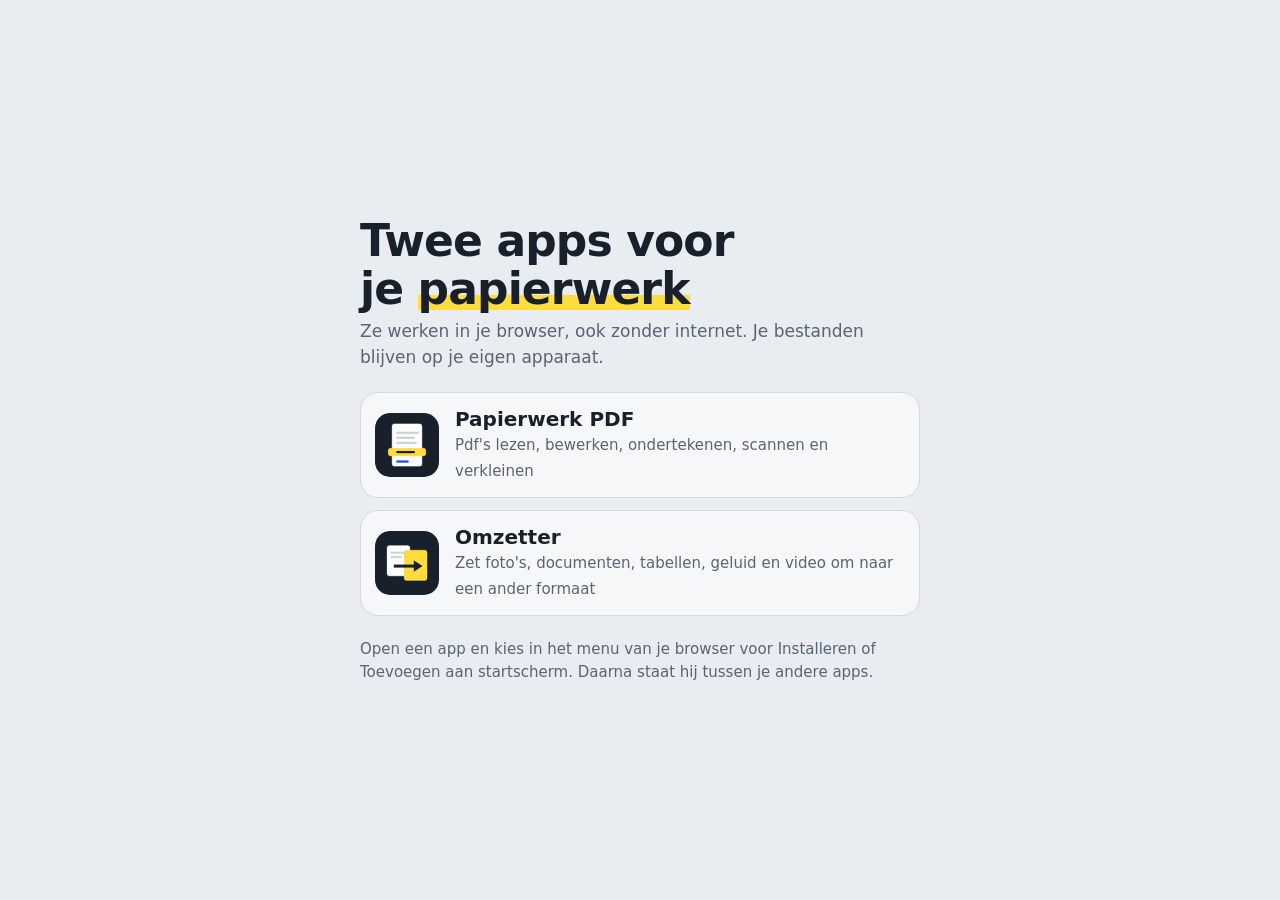
<file: index.html>
<!doctype html>
<html lang="nl">
<head>
<meta charset="utf-8">
<meta name="viewport" content="width=device-width, initial-scale=1, viewport-fit=cover">
<title>Apps</title>
<meta name="theme-color" content="#E9ECF1">
<style>
  :root { --desk: #E9ECF1; --panel: #F6F7F9; --ink: #17202B; --muted: #5A6472; --line: #D5DAE2; --accent: #1F4FD1; --mark: #FFDD3C; }
  @media (prefers-color-scheme: dark) { :root { --desk: #12161C; --panel: #1B212A; --ink: #EEF1F5; --muted: #A3ADBA; --line: #2E3642; --accent: #8FB0FF; } }
  * { box-sizing: border-box; }
  body { margin: 0; min-height: 100dvh; background: var(--desk); color: var(--ink); font: 17px/1.5 system-ui, -apple-system, "Segoe UI", Roboto, sans-serif; display: grid; place-items: center; padding: 24px max(20px, env(safe-area-inset-left)) calc(24px + env(safe-area-inset-bottom)); }
  main { width: min(560px, 100%); }
  h1 { font-size: clamp(30px, 8vw, 44px); line-height: 1.1; margin: 0 0 6px; letter-spacing: -0.02em; text-wrap: balance; }
  h1 span { background: linear-gradient(transparent 62%, var(--mark) 62%, var(--mark) 92%, transparent 92%); color: inherit; }
  p { margin: 0 0 22px; color: var(--muted); }
  ul { list-style: none; margin: 0; padding: 0; display: grid; gap: 12px; }
  a { display: grid; grid-template-columns: 64px 1fr; gap: 16px; align-items: center; padding: 14px; background: var(--panel); border: 1px solid var(--line); border-radius: 18px; color: inherit; text-decoration: none; }
  a:hover, a:focus-visible { border-color: var(--accent); outline: none; box-shadow: 0 0 0 3px color-mix(in srgb, var(--accent) 25%, transparent); }
  img { width: 64px; height: 64px; border-radius: 15px; display: block; }
  b { display: block; font-size: 20px; line-height: 1.25; }
  small { color: var(--muted); font-size: 15px; }
  .tip { margin: 22px 0 0; font-size: 15px; }
</style>
</head>
<body>
<main>
  <h1>Twee apps voor je <span>papierwerk</span></h1>
  <p>Ze werken in je browser, ook zonder internet. Je bestanden blijven op je eigen apparaat.</p>
  <ul>
    <li><a href="papierwerk/"><img src="papierwerk/icons/icon-192.png" alt="" width="64" height="64"><span><b>Papierwerk PDF</b><small>Pdf's lezen, bewerken, ondertekenen, scannen en verkleinen</small></span></a></li>
    <li><a href="omzetter/"><img src="omzetter/icons/icon-192.png" alt="" width="64" height="64"><span><b>Omzetter</b><small>Zet foto's, documenten, tabellen, geluid en video om naar een ander formaat</small></span></a></li>
  </ul>
  <p class="tip">Open een app en kies in het menu van je browser voor Installeren of Toevoegen aan startscherm. Daarna staat hij tussen je andere apps.</p>
</main>
</body>
</html>
</file>
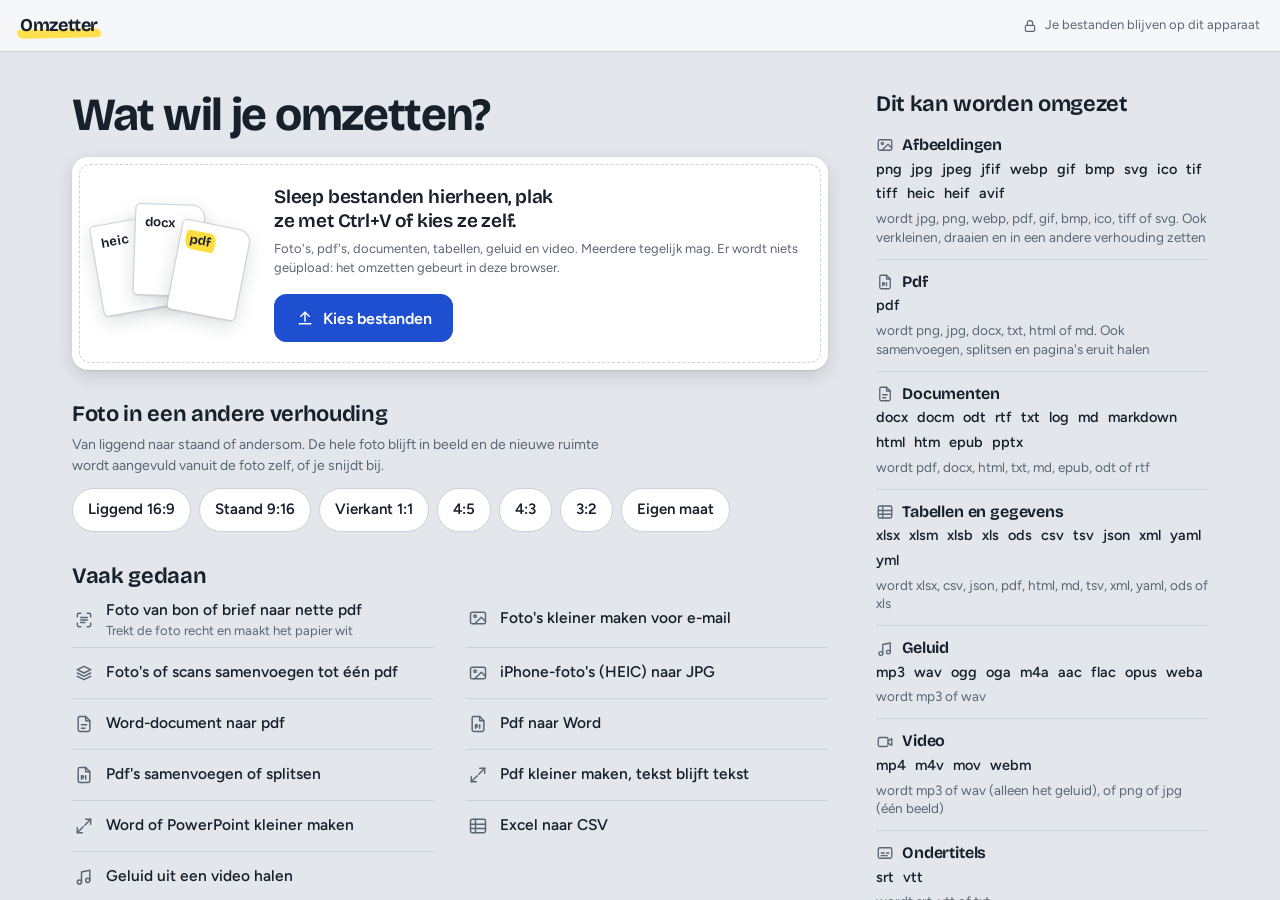
<file: omzetter/index.html>
<!DOCTYPE html>
<html lang="nl">
<head>
<meta charset="utf-8">
<meta name="viewport" content="width=device-width, initial-scale=1">
<meta name="color-scheme" content="light dark">
<title>Omzetter</title>
<link rel="manifest" href="manifest.webmanifest">
<meta name="theme-color" content="#17202B">
<link rel="icon" href="icons/icon-192.png">
<link rel="apple-touch-icon" href="icons/icon-180.png">

<link rel="icon" href="data:,">
<!-- media="print" tot het geladen is: zo wacht de app niet op de lettertypen als het netwerk traag is (overview.js zet het op "all") -->
<link id="fontLink" href="https://fonts.googleapis.com/css2?family=Bricolage+Grotesque:opsz,wght@12..96,500..800&family=Figtree:wght@400..700&display=swap" rel="stylesheet" media="print">
<link rel="stylesheet" href="base.css">
<link rel="stylesheet" href="app.css">
</head>
<body>

<header class="top">
  <span class="wordmark">Omzetter</span>
  <p class="top-note" id="topNote">
    <svg viewBox="0 0 24 24" fill="none" stroke="currentColor" stroke-width="1.75" stroke-linecap="round" stroke-linejoin="round" aria-hidden="true"><rect x="5" y="11" width="14" height="9" rx="2"/><path d="M8 11V8a4 4 0 0 1 8 0v3"/></svg>
    <span>Je bestanden blijven op dit apparaat</span>
  </p>
</header>

<main class="scroll" id="scroll">
  <div class="wrap" id="wrap">

    <section class="work" aria-label="Omzetten">
      <h1 id="pageTitle">Wat wil je omzetten?</h1>

      <div class="drop" id="drop">
        <div class="drop-art" aria-hidden="true">
          <span class="slip slip-a"><i>heic</i></span>
          <span class="slip slip-b"><i>docx</i></span>
          <span class="slip slip-c"><i>pdf</i></span>
        </div>
        <div class="drop-text">
          <p class="drop-lead" id="dropLead">Sleep bestanden hierheen, plak ze met Ctrl+V of kies ze zelf.</p>
          <p class="hint">Foto's, pdf's, documenten, tabellen, geluid en video. Meerdere tegelijk mag. Er wordt niets geüpload: het omzetten gebeurt in deze browser.</p>
          <div class="drop-actions">
            <button class="btn btn-primary btn-big" id="pick" type="button">
              <svg viewBox="0 0 24 24" fill="none" stroke="currentColor" stroke-width="1.75" stroke-linecap="round" stroke-linejoin="round" aria-hidden="true"><path d="M12 16V5"/><path d="M7 10l5-5 5 5"/><path d="M5 19h14"/></svg>
              Kies bestanden
            </button>
          </div>
        </div>
        <input type="file" id="fileInput" multiple hidden>
      </div>

      <div class="ratios" id="ratios">
        <h2 id="ratiosTitle">Foto in een andere verhouding</h2>
        <p class="hint">Van liggend naar staand of andersom. De hele foto blijft in beeld en de nieuwe ruimte wordt aangevuld vanuit de foto zelf, of je snijdt bij.</p>
        <div class="chips" id="ratioList" role="group" aria-labelledby="ratiosTitle"></div>
      </div>

      <div class="recipes" id="recipes">
        <h2 id="recipesTitle">Vaak gedaan</h2>
        <ul id="recipeList" aria-labelledby="recipesTitle"></ul>
      </div>

      <div id="groups" class="groups" aria-live="polite"></div>
    </section>

    <aside class="formats" id="formats" aria-labelledby="formatsTitle">
      <h2 id="formatsTitle">Dit kan worden omgezet</h2>
      <div id="formatList" class="format-list"></div>
      <p class="hint formats-foot" id="formatsFoot"></p>
      <p class="hint sibling">Een pdf bewerken, invullen of ondertekenen doe je in <a href="../papierwerk/">Papierwerk PDF</a>.</p>
    </aside>

  </div>
</main>

<footer class="dock" id="dock" hidden>
  <div class="dock-in">
    <div class="dock-status" id="dockStatus" aria-live="polite"></div>
    <div class="dock-actions">
      <button class="btn btn-quiet" id="clearAll" type="button">Wis alles</button>
      <button class="btn" id="saveAll" type="button" hidden>
        <svg viewBox="0 0 24 24" fill="none" stroke="currentColor" stroke-width="1.75" stroke-linecap="round" stroke-linejoin="round" aria-hidden="true"><path d="M12 4v11"/><path d="M7 11l5 5 5-5"/><path d="M5 20h14"/></svg>
        <span>Alles opslaan (zip)</span>
      </button>
      <button class="btn btn-primary btn-big" id="go" type="button">Zet om</button>
    </div>
  </div>
</footer>

<div class="dragveil" id="dragveil" hidden><div class="dragveil-card">Laat los om toe te voegen</div></div>
<div class="scrim" id="scrim" hidden>
  <div class="sheet" role="dialog" aria-modal="true" aria-labelledby="sheetTitle">
    <div class="sheet-head">
      <h2 id="sheetTitle">Voorbeeld</h2>
      <button class="icon-btn" id="sheetClose" type="button" aria-label="Sluit voorbeeld">
        <svg viewBox="0 0 24 24" fill="none" stroke="currentColor" stroke-width="1.75" stroke-linecap="round" stroke-linejoin="round" aria-hidden="true"><path d="M6 6l12 12"/><path d="M18 6L6 18"/></svg>
      </button>
    </div>
    <div class="sheet-body" id="sheetBody"></div>
    <div class="sheet-foot" id="sheetFoot"></div>
  </div>
</div>
<div class="toasts" id="toasts" role="status" aria-live="polite"></div>

<script src="pwa.js"></script>
<script src="js/util.js"></script>
<script src="js/formats.js"></script>
<script src="js/overview.js"></script>
<script src="lib/jszip.min.js" defer></script>
<script src="lib/pako.min.js" defer></script>
<script src="lib/utif.js" defer></script>
<script src="lib/gifenc.js" defer></script>
<script src="lib/pdf.min.js" defer></script>
<script src="lib/pdf-lib.min.js" defer></script>
<script src="lib/xlsx.full.min.js" defer></script>
<script src="lib/js-yaml.min.js" defer></script>
<script src="lib/marked.min.js" defer></script>
<script src="lib/turndown.js" defer></script>
<script src="lib/mammoth.browser.min.js" defer></script>
<script src="lib/lame.min.js" defer></script>
<script src="lib/heic2any.min.js" defer></script>
<script src="js/docmodel.js" defer></script>
<script src="js/docpdf.js" defer></script>
<script src="js/docout.js" defer></script>
<script src="js/reframe.js" defer></script>
<script src="js/conv-image.js" defer></script>
<script src="js/conv-pdf.js" defer></script>
<script src="js/conv-doc.js" defer></script>
<script src="js/conv-data.js" defer></script>
<script src="js/conv-media.js" defer></script>
<script src="js/conv-misc.js" defer></script>
<script src="js/conv-klein.js" defer></script>
<script src="js/rechtzetter.js" defer></script>
<script src="js/ui.js" defer></script>
</body>
</html>
</file>
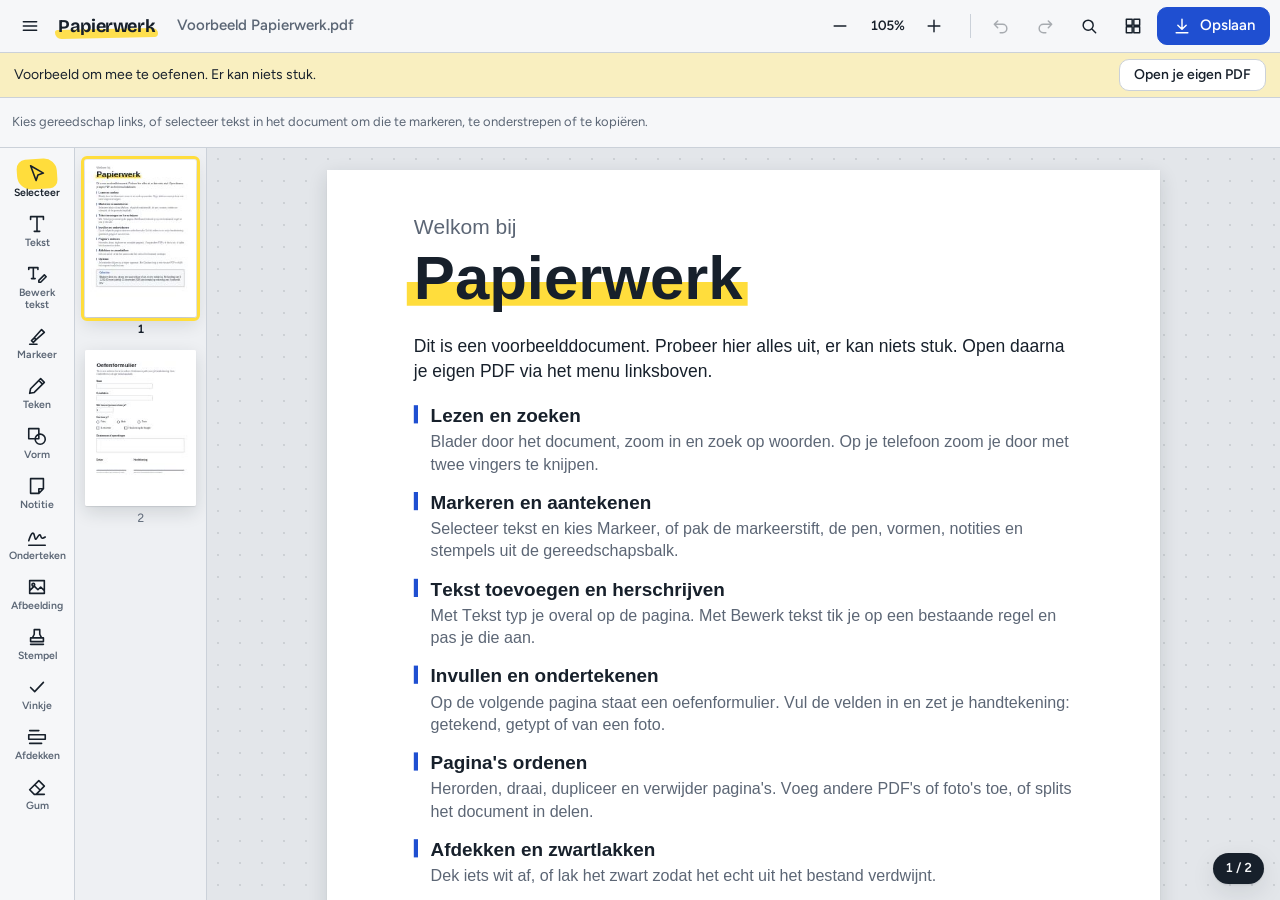
<file: papierwerk/index.html>
<!DOCTYPE html>
<html lang="nl">
<head>
<meta charset="utf-8">
<meta name="viewport" content="width=device-width, initial-scale=1, maximum-scale=1">
<title>Papierwerk PDF</title>
<link rel="manifest" href="manifest.webmanifest">
<meta name="theme-color" content="#17202B">
<link rel="icon" href="icons/icon-192.png">
<link rel="apple-touch-icon" href="icons/icon-180.png">

<link rel="preconnect" href="https://fonts.googleapis.com">
<link rel="preconnect" href="https://fonts.gstatic.com" crossorigin>
<link href="https://fonts.googleapis.com/css2?family=Bricolage+Grotesque:opsz,wght@12..96,500..800&family=Figtree:wght@400..700&family=Caveat:wght@500&family=Dancing+Script:wght@500&display=swap" rel="stylesheet" media="print" id="fontLink">
<script>(function () { var fl = document.getElementById("fontLink"); function on() { fl.media = "all"; } if (fl.sheet) on(); else fl.addEventListener("load", on); })();</script>
<link rel="stylesheet" href="base.css">
<style>
/* Indeling: desktop = balk boven, optiestrook, gereedschap links, miniaturen, papier.
   Telefoon = balk boven, papier, optiestrook, gereedschap onderaan. */
#app { height: 100%; display: grid; grid-template: "top top top" auto "strip strip strip" auto "dock thumbs view" minmax(0, 1fr) / auto auto minmax(0, 1fr); }
#top { grid-area: top; background: var(--panel); border-bottom: 1px solid var(--line); min-width: 0; }
#topbar { display: flex; align-items: center; gap: 4px; padding: 6px 10px; min-height: 52px; }
#topbar .wordmark { margin: 0 10px 0 4px; }
#docName { border: 0; background: transparent; padding: 6px 8px; border-radius: var(--r-s); max-width: 34ch; overflow: hidden; text-overflow: ellipsis; white-space: nowrap; color: var(--muted); font-weight: 550; cursor: pointer; min-width: 0; flex: 0 1 auto; }
#docName:hover { background: color-mix(in srgb, var(--ink) 8%, transparent); color: var(--ink); }
.spacer { flex: 1 1 0; min-width: 4px; }
.zoomgroup { display: flex; align-items: center; gap: 0; margin-right: 6px; }
#zoomPct { min-width: 54px; text-align: center; font-variant-numeric: tabular-nums; font-weight: 600; font-size: 13.5px; border: 0; background: transparent; cursor: pointer; padding: 8px 2px; border-radius: var(--r-s); }
.sep { width: 1px; height: 24px; background: var(--line); margin: 0 6px; flex: none; }
#searchbar { display: flex; align-items: center; gap: 6px; padding: 0 10px 8px; }
#searchbar .input { max-width: 360px; }
#searchCount { font-size: 13px; color: var(--muted); font-variant-numeric: tabular-nums; min-width: 56px; }
#banner { display: flex; align-items: center; justify-content: space-between; gap: 10px; padding: 6px 14px; background: color-mix(in srgb, var(--mark) 30%, var(--panel)); font-size: 14px; border-top: 1px solid var(--line); }
#banner .btn { min-height: 32px; }

#strip { grid-area: strip; display: flex; align-items: center; gap: 12px; padding: 6px 12px; background: var(--panel); border-bottom: 1px solid var(--line); overflow-x: auto; min-height: 50px; scrollbar-width: none; }
#strip::-webkit-scrollbar { display: none; }
#strip > * { flex: none; }
#strip .hint { white-space: nowrap; }
.sw-row { display: flex; gap: 7px; align-items: center; }
.sw { width: 26px; height: 26px; border-radius: 50%; border: 2px solid var(--panel); box-shadow: 0 0 0 1px var(--line); cursor: pointer; padding: 0; }
.sw[aria-pressed="true"] { box-shadow: 0 0 0 2px var(--ink); }
.sw-custom { width: 30px; height: 30px; padding: 0; border: 0; background: none; cursor: pointer; }
.mini { display: flex; align-items: center; gap: 6px; font-size: 13px; color: var(--muted); font-weight: 550; }
.mini select, .mini input[type="number"], .mini input[type="text"] { min-height: 34px; border: 1px solid var(--line); border-radius: var(--r-s); background: var(--raised); padding: 2px 6px; font-size: 16px; color: var(--ink); }
.mini input[type="number"] { width: 64px; }
.mini input[type="range"] { width: 96px; accent-color: var(--accent); }

#dock { grid-area: dock; display: flex; flex-direction: column; gap: 2px; padding: 8px 5px; background: var(--panel); border-right: 1px solid var(--line); overflow-y: auto; scrollbar-width: none; }
#dock::-webkit-scrollbar { display: none; }
.tool { position: relative; isolation: isolate; display: grid; justify-items: center; gap: 2px; width: 64px; padding: 7px 2px 5px; border: 0; background: transparent; border-radius: var(--r-m); font-size: 10.5px; line-height: 1.15; font-weight: 600; color: var(--muted); cursor: pointer; flex: none; }
.tool svg { width: 22px; height: 22px; color: var(--ink); }
.tool:hover { background: color-mix(in srgb, var(--ink) 7%, transparent); }
.tool[aria-pressed="true"] { color: var(--ink); background: transparent; }
.tool[aria-pressed="true"]::before { content: ""; position: absolute; left: 12px; right: 12px; top: 3px; height: 30px; background: var(--mark); border-radius: 9px 13px 8px 14px; transform: rotate(-4deg); z-index: -1; }
.tool[aria-pressed="true"] svg { color: var(--on-mark); }

#thumbs { grid-area: thumbs; width: 132px; overflow-y: auto; padding: 12px 10px; display: grid; gap: 12px; align-content: start; background: color-mix(in srgb, var(--panel) 60%, var(--desk)); border-right: 1px solid var(--line); }
.thumb { display: grid; gap: 4px; justify-items: center; border: 0; background: transparent; padding: 0; cursor: pointer; font-size: 12px; color: var(--muted); font-variant-numeric: tabular-nums; }
.thumb img, .thumb .ph { width: 100%; background: #fff; box-shadow: var(--paper-shadow); display: block; border-radius: 2px; }
.thumb .ph { aspect-ratio: 210/297; }
.thumb[aria-current="true"] img, .thumb[aria-current="true"] .ph { outline: 3px solid var(--mark); outline-offset: 1px; }
.thumb[aria-current="true"] { color: var(--ink); font-weight: 650; }

#viewwrap { grid-area: view; position: relative; min-width: 0; min-height: 0; }
#viewer { position: absolute; inset: 0; overflow: auto; touch-action: pan-x pan-y; background-color: var(--desk); background-image: radial-gradient(color-mix(in srgb, var(--ink) 11%, transparent) 1px, transparent 1.4px); background-size: 22px 22px; }
#pages { display: flex; flex-direction: column; align-items: center; gap: 18px; padding: 22px 20px 90px; width: max-content; min-width: 100%; transform-origin: 0 0; }
.page { position: relative; background: #fff; box-shadow: var(--paper-shadow); flex: none; }
.page canvas { display: block; width: 100%; height: 100%; }
.page svg.annots { position: absolute; inset: 0; width: 100%; height: 100%; overflow: visible; pointer-events: none; }
.page svg.annots .a { pointer-events: all; cursor: move; touch-action: none; }
body.drawing .page svg.annots { pointer-events: all; touch-action: none; cursor: crosshair; }
body.drawing .page svg.annots .a { cursor: crosshair; }
body.drawing:not(.tool-eraser) .page svg.annots .a * { pointer-events: none !important; }
body.tool-eraser .page svg.annots .a { cursor: pointer; }
.page svg.annots .fx, .page svg.annots .hits { pointer-events: none; }
.page svg.annots .handle { pointer-events: all; cursor: nwse-resize; touch-action: none; fill: #fff; stroke: #1F4FD1; }
.page svg.annots .selbox { fill: none; stroke: #1F4FD1; stroke-dasharray: 4 3; pointer-events: none; }
.pageno { position: absolute; left: 0; top: -17px; font-size: 11px; color: var(--muted); font-variant-numeric: tabular-nums; pointer-events: none; }
#pill { position: absolute; right: 16px; bottom: 16px; background: var(--ink); color: var(--panel); padding: 6px 12px; border-radius: 999px; font-size: 13px; font-weight: 600; font-variant-numeric: tabular-nums; box-shadow: var(--shadow); border: 0; cursor: pointer; z-index: 5; }

/* tekstlaag van pdf.js */
.textLayer { position: absolute; left: 0; top: 0; overflow: hidden; line-height: 1; text-align: initial; transform-origin: 0 0; -webkit-text-size-adjust: none; text-size-adjust: none; forced-color-adjust: none; }
.textLayer span, .textLayer br { color: transparent; position: absolute; white-space: pre; cursor: text; transform-origin: 0% 0%; }
.textLayer ::selection { background: rgba(31,79,209,.28); }
.textLayer[data-main-rotation="90"] { transform: rotate(90deg) translateY(-100%); }
.textLayer[data-main-rotation="180"] { transform: rotate(180deg) translate(-100%, -100%); }
.textLayer[data-main-rotation="270"] { transform: rotate(270deg) translateX(-100%); }
body.drawing .textLayer, body.drawing .formLayer { pointer-events: none; }

/* invulvelden */
.formLayer { position: absolute; inset: 0; pointer-events: none; }
.formLayer .ff { position: absolute; pointer-events: auto; margin: 0; border: 0; border-radius: 2px; padding: 0 3px; background: rgba(31,79,209,.10); color: transparent; font-family: Helvetica, Arial, sans-serif; outline-offset: 0; }
.formLayer .ff:hover { background: rgba(31,79,209,.18); }
.formLayer .ff.on, .formLayer .ff:focus { background: #F4F7FF; color: #111; box-shadow: inset 0 0 0 1px #B9C4DA; }
.formLayer textarea.ff { resize: none; padding: 2px 3px; line-height: 1.2; }
.formLayer .ff.cb { padding: 0; appearance: none; -webkit-appearance: none; cursor: pointer; }
.formLayer .ff.cb.on { background: #F4F7FF; }
.formLayer .ff.cb.on:checked { background: #F4F7FF url("data:image/svg+xml,%3Csvg xmlns='http://www.w3.org/2000/svg' viewBox='0 0 24 24' fill='none' stroke='%23111' stroke-width='3.2' stroke-linecap='round' stroke-linejoin='round'%3E%3Cpath d='M5 12.5l4.5 4.5L19 7'/%3E%3C/svg%3E") center/86% no-repeat; }
.formLayer .ff.rb { border-radius: 50%; }
.formLayer .ff.rb.on:checked { background: #F4F7FF radial-gradient(circle, #111 0 38%, transparent 42%); }

.text-edit { position: absolute; z-index: 6; margin: 0; padding: 0; border: 0; outline: 1.5px dashed #1F4FD1; outline-offset: 2px; background: rgba(255,255,255,.72); resize: none; overflow: hidden; line-height: 1.25; white-space: pre-wrap; overflow-wrap: break-word; transform-origin: 50% 50%; }

/* Pagina's ordenen */
#organizer { position: fixed; inset: 0; z-index: 60; background: var(--desk); display: grid; grid-template-rows: auto auto minmax(0, 1fr); }
.org-head { display: flex; align-items: center; gap: 8px; padding: 8px 10px 8px 18px; background: var(--panel); border-bottom: 1px solid var(--line); }
.org-head h2 { font-size: 19px; flex: 1; }
.org-actions { display: flex; gap: 8px; padding: 8px 12px; overflow-x: auto; background: var(--panel); border-bottom: 1px solid var(--line); scrollbar-width: none; align-items: center; }
.org-actions::-webkit-scrollbar { display: none; }
.org-actions > * { flex: none; }
.org-actions .btn { min-height: 40px; }
#orgGrid { overflow: auto; padding: 18px 16px calc(40px + env(safe-area-inset-bottom, 0px)); display: grid; grid-template-columns: repeat(auto-fill, minmax(112px, 1fr)); gap: 18px 14px; align-content: start; }
.tile { position: relative; display: grid; gap: 6px; justify-items: center; cursor: pointer; border: 0; background: transparent; padding: 6px; border-radius: var(--r-m); font-size: 13px; color: var(--muted); font-variant-numeric: tabular-nums; font-weight: 550; }
.tile img, .tile .ph { max-width: 100%; max-height: 190px; background: #fff; box-shadow: var(--paper-shadow); display: block; }
.tile .ph { width: 100%; aspect-ratio: 210/297; }
.tile[aria-pressed="true"] { background: var(--mark); color: var(--on-mark); border-radius: 9px 13px 8px 14px; }
.tile.drop-before::before { content: ""; position: absolute; left: -8px; top: 4px; bottom: 4px; width: 3px; background: var(--accent); border-radius: 2px; }

/* Menu */
.menu-group { display: grid; gap: 4px; }
.menu-group > h3 { font-family: var(--font-body); font-size: 13px; font-weight: 600; color: var(--muted); letter-spacing: 0; padding: 4px 2px; }
.menu-list { display: grid; grid-template-columns: repeat(auto-fill, minmax(220px, 1fr)); gap: 4px; }
.menu-item { display: flex; align-items: center; gap: 12px; min-height: 46px; padding: 6px 10px; border: 0; background: transparent; border-radius: var(--r-m); text-align: left; cursor: pointer; font-weight: 550; color: var(--ink); text-decoration: none; }
.menu-item:hover { background: color-mix(in srgb, var(--ink) 8%, transparent); }
.menu-item svg { width: 21px; height: 21px; flex: none; color: var(--accent); }
.menu-item small { display: block; font-weight: 400; color: var(--muted); font-size: 12.5px; }

/* Handtekening */
.sigpad { width: 100%; aspect-ratio: 5/2; background: #fff; border: 1px solid var(--line); border-radius: var(--r-m); touch-action: none; display: block; cursor: crosshair; }
.sigline { position: relative; }
.sigline::after { content: ""; position: absolute; left: 8%; right: 8%; bottom: 24%; border-bottom: 1px dashed #B9C0CA; pointer-events: none; }
.saved-sigs { display: flex; gap: 10px; flex-wrap: wrap; }
.saved-sig { position: relative; border: 1px solid var(--line); border-radius: var(--r-m); background: #fff; padding: 6px; height: 64px; cursor: pointer; display: flex; align-items: center; }
.saved-sig img { height: 100%; max-width: 150px; object-fit: contain; }
.saved-sig .x { position: absolute; top: -9px; right: -9px; width: 24px; height: 24px; border-radius: 50%; border: 1px solid var(--line); background: var(--panel); color: var(--ink); cursor: pointer; display: grid; place-items: center; padding: 0; }
.saved-sig .x svg { width: 12px; height: 12px; }
.saved-sig .x.take { top: auto; bottom: -11px; right: -11px; width: 30px; height: 30px; background: var(--accent); color: #fff; border-color: transparent; }
.saved-sig .x.take svg { width: 15px; height: 15px; }
.saved-sigs { padding: 4px 12px 12px 0; }
.typed-preview { background: #fff; color: #111; border: 1px solid var(--line); border-radius: var(--r-m); min-height: 96px; display: grid; place-items: center; font-size: 44px; padding: 8px 14px; overflow: hidden; text-align: center; }
.out { background: var(--raised); border: 1px solid var(--line); border-radius: var(--r-m); padding: 12px; white-space: pre-wrap; max-height: 320px; overflow: auto; font-size: 14.5px; min-height: 60px; }
.check { display: flex; gap: 10px; align-items: flex-start; cursor: pointer; }
.check input { width: 20px; height: 20px; margin-top: 1px; accent-color: var(--accent); flex: none; }
.kv { display: grid; grid-template-columns: auto 1fr; gap: 4px 14px; font-size: 14px; }
.kv dt { color: var(--muted); } .kv dd { margin: 0; overflow-wrap: anywhere; }
kbd { font: 12px/1 var(--font-body); border: 1px solid var(--line); border-bottom-width: 2px; border-radius: 5px; padding: 3px 6px; background: var(--raised); }

/* zwevend balkje bij geselecteerde tekst */
.selpop { position: fixed; z-index: 50; display: flex; gap: 0; padding: 3px; background: var(--panel); border: 1px solid var(--line); border-radius: 12px; box-shadow: var(--shadow); }
.selpop .btn { min-height: 36px; padding: 0 10px; font-size: 14px; }

/* nachtlezen: het papier wordt donker, de inkt licht */
body.night .page { filter: invert(0.9) hue-rotate(180deg); }
body.night .page .formLayer .ff.on { filter: invert(1) hue-rotate(180deg); }

/* beweging: papier dat op het werkblad landt, de veeg van de markeerstift, een vel dat omhoog komt */
@keyframes land { from { transform: translateY(18px) rotate(-0.6deg); opacity: 0; } to { transform: none; opacity: 1; } }
#pages.fresh .page { animation: land .5s cubic-bezier(.2,.75,.25,1) both; }
#pages.fresh .page:nth-child(2) { animation-delay: .07s; }
#pages.fresh .page:nth-child(3) { animation-delay: .14s; }
@keyframes swipe { from { clip-path: inset(0 100% 0 0); } to { clip-path: inset(0 0 0 0); } }
.tool[aria-pressed="true"]::before { animation: swipe .2s ease-out; }
@keyframes sheet-up { from { transform: translateY(22px); opacity: 0; } to { transform: none; opacity: 1; } }
.sheet { animation: sheet-up .2s ease-out; }
.scrim { animation: fade-in .18s ease-out; }
@keyframes fade-in { from { opacity: 0; } to { opacity: 1; } }
.toast { animation: sheet-up .2s ease-out; }

/* verkleinen: voor en na */
.squeeze { display: grid; gap: 8px; padding: 12px; background: var(--raised); border: 1px solid var(--line); border-radius: var(--r-m); }
.squeeze-row { display: grid; grid-template-columns: 52px minmax(0, 1fr) 76px; gap: 10px; align-items: center; font-size: 13.5px; color: var(--muted); }
.squeeze-row b { color: var(--ink); font-variant-numeric: tabular-nums; text-align: right; }
.squeeze-bar { height: 16px; background: color-mix(in srgb, var(--ink) 8%, transparent); border-radius: 5px; overflow: hidden; }
.squeeze-bar i { display: block; height: 100%; background: var(--muted); border-radius: 5px; }
.squeeze-row.is-new .squeeze-bar i { background: var(--mark); border-radius: 5px 8px 4px 9px; }
.squeeze-pct { justify-self: start; font-weight: 700; font-size: 15px; padding: 2px 10px; background: var(--mark); color: var(--on-mark); border-radius: 9px 12px 8px 13px; transform: rotate(-2deg) scale(0); transition: transform .25s cubic-bezier(.3,1.6,.5,1); }
.squeeze-pct.is-in { transform: rotate(-2deg) scale(1); }
/* papieren vliegtuigje na het opslaan */
.plane { position: fixed; left: 0; bottom: 18%; width: 64px; height: 64px; z-index: 130; pointer-events: none; animation: plane 1.5s cubic-bezier(.4,.1,.6,1) forwards; filter: drop-shadow(0 6px 6px rgba(23,32,43,.25)); }
.plane svg { width: 100%; height: 100%; }
@keyframes plane {
  0% { transform: translate(-80px, 40px) rotate(8deg) scale(.7); opacity: 0; }
  12% { opacity: 1; }
  45% { transform: translate(42vw, -22vh) rotate(-14deg) scale(1); }
  70% { transform: translate(68vw, -14vh) rotate(2deg) scale(1); }
  100% { transform: translate(110vw, -52vh) rotate(-22deg) scale(.85); opacity: 1; }
}

.only-wide { display: inline-flex; }
@media (max-width: 719px) {
  #app { grid-template: "top" auto "view" minmax(0, 1fr) "strip" auto "dock" auto / minmax(0, 1fr); }
  #thumbs { display: none; }
  .only-wide { display: none !important; }
  #topbar { padding: 4px 6px; gap: 0; }
  #topbar .wordmark { display: none; }
  #docName { font-size: 14px; color: var(--ink); padding: 6px 4px; }
  #strip { border-bottom: 0; border-top: 1px solid var(--line); }
  #dock { flex-direction: row; overflow-x: auto; overflow-y: hidden; border-right: 0; border-top: 1px solid var(--line); padding: 4px 6px calc(4px + env(safe-area-inset-bottom, 0px)); }
  .tool { width: 62px; }
  #pages { padding: 16px 10px 80px; gap: 14px; }
  #pill { right: 10px; bottom: 10px; }
  #btnSave { padding: 0 12px; }
  #btnSave span { display: none; }
  .toasts { top: 62px; bottom: auto; }
  #banner { font-size: 13.5px; padding: 5px 10px; }
  #banner .only-wide { display: none !important; }
}
</style>
</head>
<body>
<div id="app">
  <div id="top">
    <header id="topbar">
      <button class="icon-btn" id="btnMenu" aria-label="Menu" title="Menu"></button>
      <span class="wordmark">Papierwerk</span>
      <button id="docName" title="Naam en eigenschappen">document.pdf</button>
      <span class="spacer"></span>
      <div class="zoomgroup only-wide">
        <button class="icon-btn" id="btnZoomOut" aria-label="Kleiner" title="Kleiner"></button>
        <button id="zoomPct" title="Passend op breedte">100%</button>
        <button class="icon-btn" id="btnZoomIn" aria-label="Groter" title="Groter"></button>
      </div>
      <span class="sep only-wide"></span>
      <button class="icon-btn" id="btnUndo" aria-label="Ongedaan maken" title="Ongedaan maken (Ctrl+Z)"></button>
      <button class="icon-btn" id="btnRedo" aria-label="Opnieuw" title="Opnieuw (Ctrl+Y)"></button>
      <button class="icon-btn" id="btnSearch" aria-label="Zoeken" title="Zoeken (Ctrl+F)"></button>
      <button class="icon-btn" id="btnPages" aria-label="Pagina's ordenen" title="Pagina's ordenen"></button>
      <button class="btn btn-primary" id="btnSave" title="Opslaan als PDF (Ctrl+S)"><span>Opslaan</span></button>
    </header>
    <div id="searchbar" hidden>
      <input class="input" id="searchInput" type="search" placeholder="Zoek in het document" aria-label="Zoek in het document" autocomplete="off">
      <span id="searchCount"></span>
      <button class="icon-btn" id="btnPrevHit" aria-label="Vorige treffer"></button>
      <button class="icon-btn" id="btnNextHit" aria-label="Volgende treffer"></button>
      <button class="icon-btn" id="btnCloseSearch" aria-label="Zoeken sluiten"></button>
    </div>
    <div id="banner" hidden>
      <span>Voorbeeld om mee te oefenen<span class="only-wide">. Er kan niets stuk.</span></span>
      <button class="btn" id="btnBannerOpen">Open je eigen PDF</button>
    </div>
  </div>
  <div id="strip" hidden></div>
  <nav id="dock" aria-label="Gereedschap"></nav>
  <aside id="thumbs" aria-label="Pagina's"></aside>
  <div id="viewwrap">
    <div id="viewer"><div id="pages"></div></div>
    <button id="pill" title="Ga naar pagina">1 / 1</button>
  </div>
</div>
<div id="organizer" hidden></div>
<div class="toasts" id="toasts" aria-live="polite"></div>
<input type="file" id="fileOpen" accept="application/pdf,.pdf,image/*" hidden>
<input type="file" id="fileAdd" accept="application/pdf,.pdf,image/*" multiple hidden>
<input type="file" id="fileImg" accept="image/*" hidden>
<script src="pwa.js"></script>
<script src="lib/pdf.min.js"></script>
<script src="lib/pdf-lib.min.js"></script>
<script src="js/core.js"></script>
<script src="js/tools.js"></script>
<script src="js/extra.js"></script>
<script src="lib/qrcode.js"></script>
<script src="js/rechtzetter.js"></script>
<script src="js/ocr.js"></script>
<script src="js/plus.js"></script>
<script src="js/docops.js"></script>
</body>
</html>
</file>
<file: omzetter/base.css>
/* Papierwerk — gedeelde basis voor de PDF-app en de Omzetter.
   Idee: een lichtbak. Koel grijs werkblad, wit papier, inktblauw voor acties,
   en één markeerstift-geel dat aangeeft wat actief is. */
:root {
  --desk: #E3E6EA;      /* werkblad */
  --panel: #F6F7F9;     /* balken en panelen */
  --raised: #FFFFFF;    /* papier, kaarten, invoervelden */
  --ink: #17202B;       /* tekst */
  --muted: #5B6675;     /* bijschriften */
  --line: #CBD1D9;      /* randen */
  --accent: #1F4FD1;    /* inktblauw: hoofdactie, links, focus */
  --on-accent: #FFFFFF;
  --mark: #FFDD3C;      /* markeerstift: actieve staat */
  --on-mark: #17202B;
  --danger: #B8301F;
  --ok: #1B7446;
  --shadow: 0 1px 2px rgba(23,32,43,.10), 0 8px 24px rgba(23,32,43,.10);
  --paper-shadow: 0 1px 1px rgba(23,32,43,.10), 0 6px 18px rgba(23,32,43,.14);
  --font-display: "Bricolage Grotesque", "Figtree", system-ui, sans-serif;
  --font-body: "Figtree", system-ui, -apple-system, "Segoe UI", Roboto, sans-serif;
  --r-s: 7px; --r-m: 10px; --r-l: 16px;
  --tap: 44px;          /* minimale raakmaat */
}
@media (prefers-color-scheme: dark) {
  :root:not([data-theme="light"]) {
    color-scheme: dark;
    --desk: #12161B; --panel: #1B2127; --raised: #252C34; --ink: #E9EDF2;
    --muted: #9AA6B4; --line: #37414C; --accent: #8FB0FF; --on-accent: #0E1622;
    --danger: #FF8A78; --ok: #6FD3A0;
    --shadow: 0 1px 2px rgba(0,0,0,.4), 0 8px 24px rgba(0,0,0,.45);
    --paper-shadow: 0 1px 1px rgba(0,0,0,.5), 0 6px 18px rgba(0,0,0,.5);
  }
}
:root[data-theme="dark"] {
  color-scheme: dark;
  --desk: #12161B; --panel: #1B2127; --raised: #252C34; --ink: #E9EDF2;
  --muted: #9AA6B4; --line: #37414C; --accent: #8FB0FF; --on-accent: #0E1622;
  --danger: #FF8A78; --ok: #6FD3A0;
  --shadow: 0 1px 2px rgba(0,0,0,.4), 0 8px 24px rgba(0,0,0,.45);
  --paper-shadow: 0 1px 1px rgba(0,0,0,.5), 0 6px 18px rgba(0,0,0,.5);
}

*, *::before, *::after { box-sizing: border-box; }
html, body { height: 100%; margin: 0; }
body {
  background: var(--desk); color: var(--ink);
  font: 15px/1.45 var(--font-body);
  -webkit-text-size-adjust: 100%; -webkit-tap-highlight-color: transparent;
  overscroll-behavior: none;
}
h1, h2, h3 { font-family: var(--font-display); font-weight: 650; line-height: 1.15; margin: 0; text-wrap: balance; letter-spacing: -0.01em; }
p { margin: 0; }
button, input, select, textarea { font: inherit; color: inherit; }
:focus-visible { outline: 2px solid var(--accent); outline-offset: 2px; }
[hidden] { display: none !important; }

/* Woordmerk: naam met een veeg markeerstift eronder */
.wordmark { font-family: var(--font-display); font-weight: 700; font-size: 18px; letter-spacing: -0.02em; position: relative; white-space: nowrap; isolation: isolate; }
.wordmark::after { content: ""; position: absolute; left: -3px; right: -3px; bottom: 1px; height: 9px; background: var(--mark); border-radius: 3px 6px 4px 7px; transform: rotate(-1.2deg); z-index: -1; opacity: .9; }
:root[data-theme="dark"] .wordmark::after { opacity: .55; }
@media (prefers-color-scheme: dark) { :root:not([data-theme="light"]) .wordmark::after { opacity: .55; } }

/* Knoppen */
.btn { display: inline-flex; align-items: center; justify-content: center; gap: 8px; min-height: 38px; padding: 0 14px; border: 1px solid var(--line); border-radius: var(--r-m); background: var(--raised); color: var(--ink); font-weight: 550; cursor: pointer; white-space: nowrap; text-decoration: none; }
.btn:hover { border-color: var(--muted); }
.btn:disabled { opacity: .45; cursor: default; }
.btn-primary { background: var(--accent); border-color: var(--accent); color: var(--on-accent); }
.btn-primary:hover { filter: brightness(1.08); border-color: var(--accent); }
.btn-quiet { background: transparent; border-color: transparent; }
.btn-quiet:hover { background: color-mix(in srgb, var(--ink) 8%, transparent); border-color: transparent; }
.btn-danger { color: var(--danger); }
.btn svg, .icon-btn svg { width: 20px; height: 20px; flex: none; }
.icon-btn { display: inline-grid; place-items: center; width: 40px; height: 40px; border: 0; border-radius: var(--r-m); background: transparent; color: var(--ink); cursor: pointer; flex: none; position: relative; }
.icon-btn:hover { background: color-mix(in srgb, var(--ink) 8%, transparent); }
.icon-btn:disabled { opacity: .35; cursor: default; background: transparent; }
/* Actief = aangestreept met de markeerstift */
.icon-btn[aria-pressed="true"], .is-marked { background: var(--mark); color: var(--on-mark); border-radius: 9px 12px 8px 13px; }
.icon-btn[aria-pressed="true"]:hover { background: var(--mark); }

/* Velden */
.field { display: grid; gap: 5px; }
.field > label, .field > span { font-size: 13px; color: var(--muted); font-weight: 550; }
.input, select.input, textarea.input { width: 100%; min-height: 40px; padding: 8px 10px; border: 1px solid var(--line); border-radius: var(--r-m); background: var(--raised); color: var(--ink); font-size: 16px; }
textarea.input { resize: vertical; line-height: 1.4; }
.row { display: flex; gap: 10px; align-items: center; flex-wrap: wrap; }
.grow { flex: 1 1 0; min-width: 0; }
.hint { font-size: 13px; color: var(--muted); }
.chip { display: inline-flex; align-items: center; gap: 6px; min-height: 30px; padding: 0 10px; border: 1px solid var(--line); border-radius: 999px; background: var(--raised); font-size: 13px; font-weight: 550; cursor: pointer; white-space: nowrap; }
.chip[aria-pressed="true"] { background: var(--mark); color: var(--on-mark); border-color: transparent; }

/* Vel: onderaan op de telefoon, gecentreerd venster op desktop */
.scrim { position: fixed; inset: 0; background: rgba(15,20,27,.45); z-index: 80; display: grid; place-items: end center; }
.sheet { width: min(560px, 100%); max-height: min(88%, 760px); display: flex; flex-direction: column; background: var(--panel); color: var(--ink); border-radius: var(--r-l) var(--r-l) 0 0; box-shadow: var(--shadow); padding-bottom: env(safe-area-inset-bottom, 0px); }
.sheet-head { display: flex; align-items: center; gap: 8px; padding: 14px 10px 8px 18px; }
.sheet-head h2 { font-size: 19px; flex: 1; }
.sheet-body { padding: 6px 18px 16px; overflow: auto; display: grid; gap: 14px; }
.sheet-foot { display: flex; gap: 10px; justify-content: flex-end; padding: 10px 18px 16px; border-top: 1px solid var(--line); flex-wrap: wrap; }
@media (min-width: 720px) {
  .scrim { place-items: center; }
  .sheet { border-radius: var(--r-l); }
}

/* Meldingen */
.toasts { position: fixed; left: 50%; bottom: calc(86px + env(safe-area-inset-bottom, 0px)); transform: translateX(-50%); display: grid; gap: 8px; z-index: 100; width: min(440px, calc(100% - 32px)); pointer-events: none; }
.toast { background: var(--ink); color: var(--panel); padding: 10px 14px; border-radius: var(--r-m); box-shadow: var(--shadow); font-size: 14px; font-weight: 500; pointer-events: auto; }
.toast.is-error { background: var(--danger); color: #fff; }
:root[data-theme="dark"] .toast.is-error { color: #1a0d0a; }

/* Voortgang */
.busy { position: fixed; inset: 0; z-index: 120; display: grid; place-items: center; background: rgba(15,20,27,.35); }
.busy-card { background: var(--panel); border-radius: var(--r-l); padding: 18px 22px; box-shadow: var(--shadow); min-width: 240px; display: grid; gap: 10px; font-weight: 550; }
.bar { height: 6px; border-radius: 3px; background: var(--line); overflow: hidden; }
.bar > i { display: block; height: 100%; width: 0; background: var(--accent); transition: width .15s; }

@media (prefers-reduced-motion: reduce) { * { transition: none !important; animation: none !important; } }
</file>
<file: omzetter/app.css>
/* Omzetter — eigen opmaak bovenop base.css. Kleuren alleen via de tokens uit base.css. */

body { display: flex; flex-direction: column; overflow: hidden; }

/* ---------- bovenbalk ---------- */
.top { flex: none; display: flex; align-items: center; justify-content: space-between; gap: 16px; min-height: 52px; padding: 8px 20px; background: var(--panel); border-bottom: 1px solid var(--line); }
.top-note { display: flex; align-items: center; gap: 7px; font-size: 13px; color: var(--muted); min-width: 0; }
.top-note svg { width: 16px; height: 16px; flex: none; }
.top-note span { overflow: hidden; text-overflow: ellipsis; white-space: nowrap; }

/* ---------- werkblad ---------- */
.scroll { flex: 1 1 auto; min-height: 0; overflow-x: hidden; overflow-y: auto; -webkit-overflow-scrolling: touch; }
.wrap { max-width: 1200px; margin: 0 auto; padding: 22px 16px 40px; display: grid; grid-template-columns: minmax(0, 1fr); gap: 36px; }
.work { min-width: 0; display: grid; gap: 18px; align-content: start; }
.work > h1 { font-size: clamp(30px, 6.4vw, 46px); font-weight: 720; letter-spacing: -0.028em; line-height: 1.02; }
@media (min-width: 980px) {
  .wrap { grid-template-columns: minmax(0, 1fr) 332px; gap: 48px; padding: 40px 32px 56px; align-items: start; }
  .formats { position: sticky; top: 28px; }
}

/* ---------- neerlegvlak ---------- */
.drop { position: relative; display: grid; grid-template-columns: minmax(0, 1fr); gap: 16px; padding: 20px; background: var(--raised); border-radius: var(--r-l); box-shadow: var(--paper-shadow); }
.drop::after { content: ""; position: absolute; inset: 7px; border: 1.5px dashed var(--line); border-radius: 11px; pointer-events: none; }
.drop.is-over::after { border-color: var(--accent); border-style: solid; }
.drop-text { display: grid; gap: 8px; position: relative; z-index: 1; min-width: 0; }
.drop-lead { font-family: var(--font-display); font-size: 19px; font-weight: 620; line-height: 1.25; letter-spacing: -0.01em; text-wrap: balance; }
.drop-actions { margin-top: 8px; display: flex; gap: 10px; flex-wrap: wrap; }
.btn-big { min-height: 48px; padding: 0 20px; font-size: 16px; font-weight: 620; border-radius: 12px; }
.drop-art { display: none; }
@media (min-width: 640px) {
  .drop { grid-template-columns: 158px minmax(0, 1fr); align-items: center; padding: 28px 30px 28px 22px; gap: 22px; }
  .drop-art { display: block; position: relative; height: 128px; z-index: 1; }
}
/* drie velletjes op het werkblad */
.slip { position: absolute; width: 70px; height: 92px; background: var(--raised); border: 1px solid var(--line); border-radius: 5px 13px 5px 5px; box-shadow: var(--paper-shadow); display: grid; align-content: start; padding: 9px 5px; }
.slip i { font: 650 13px/1 var(--font-display); font-style: normal; color: var(--ink); justify-self: start; padding: 3px 5px 3px 4px; }
.slip-a { left: 2px; top: 20px; transform: rotate(-10deg); }
.slip-b { left: 40px; top: 4px; transform: rotate(2deg); }
.slip-c { left: 80px; top: 24px; transform: rotate(11deg); }
.slip-c i { background: var(--mark); color: var(--on-mark); border-radius: 4px 7px 3px 8px; }
.drop.is-compact { padding: 12px 14px; grid-template-columns: minmax(0, 1fr); box-shadow: none; background: transparent; }
.drop.is-compact::after { inset: 0; }
.drop.is-compact .drop-art, .drop.is-compact .hint { display: none; }
.drop.is-compact .drop-text { display: flex; align-items: center; justify-content: space-between; gap: 12px; flex-wrap: wrap; }
.drop.is-compact .drop-lead { font: 500 14px/1.35 var(--font-body); color: var(--muted); letter-spacing: 0; flex: 1 1 200px; }
.drop.is-compact .drop-actions { margin: 0; }
.drop.is-compact .btn-big { min-height: 44px; font-size: 15px; background: var(--raised); color: var(--ink); border-color: var(--line); }

/* ---------- andere verhouding ---------- */
.ratios { margin-top: 14px; display: grid; gap: 8px; }
.ratios h2 { font-size: 22px; letter-spacing: -0.015em; }
.ratios .hint { max-width: 60ch; font-size: 14px; }
.ratios .chips { margin-top: 4px; }
.ratios .chip { min-height: 44px; padding: 0 15px; font-size: 15px; }
.sect-body { padding: 2px 0 16px; display: grid; gap: 12px; }
.pick.is-inner { padding: 0; }
.opts > summary .opts-sum::before { content: ""; }
.rf { display: grid; grid-template-columns: minmax(0, 1fr); gap: 18px; margin-top: 4px; }
.rf-viewcol { min-width: 0; display: grid; gap: 8px; justify-items: start; align-content: start; }
.rf-stage { display: flex; align-items: flex-end; gap: 14px; max-width: 100%; }
.rf-fig { margin: 0; display: grid; gap: 4px; min-width: 0; }
.rf-fig figcaption { font-size: 12.5px; font-weight: 600; color: var(--muted); }
.rf-before { display: block; width: auto; height: auto; max-width: 96px; max-height: 96px; border-radius: 4px; border: 1px solid var(--line); background: var(--panel); }
.rf-view { display: block; width: auto; height: auto; max-width: 100%; max-height: 320px; border-radius: 6px; box-shadow: var(--paper-shadow); background: var(--panel); cursor: grab; touch-action: none; -webkit-user-select: none; user-select: none; }
.rf-view:active { cursor: grabbing; }
.rf-cap { font-size: 13px; color: var(--muted); display: grid; gap: 1px; max-width: 100%; }
.rf-cap strong { color: var(--ink); font-weight: 600; overflow: hidden; text-overflow: ellipsis; white-space: nowrap; }
.rf-nav { display: flex; align-items: center; gap: 10px; }
.rf-nav .btn { min-height: 44px; }
.rf-ctl { min-width: 0; display: grid; gap: 14px; align-content: start; }
.rf-field { max-width: 320px; }
.rf-size { display: grid; grid-template-columns: 1fr 1fr; gap: 12px; max-width: 360px; }
.rf-honest { color: var(--ink); }
.rf-note { font-size: 14px; padding: 8px 12px; background: var(--panel); border-radius: var(--r-m); border: 1px solid var(--line); max-width: 60ch; }
.rf-claude { display: grid; gap: 6px; justify-items: start; }
.rf-claude .btn { min-height: 44px; }
@media (min-width: 720px) {
  .rf { grid-template-columns: minmax(0, auto) minmax(0, 1fr); gap: 28px; }
  .rf-view { max-height: 380px; max-width: 380px; }
  .rf-viewcol { max-width: 500px; }
}

/* ---------- vaak gedaan ---------- */
.recipes { margin-top: 14px; }
.recipes h2 { font-size: 22px; letter-spacing: -0.015em; margin-bottom: 4px; }
.recipes ul { list-style: none; margin: 0; padding: 0; display: grid; grid-template-columns: minmax(0, 1fr); column-gap: 32px; }
.recipes li { border-top: 1px solid var(--line); }
.recipes li:first-child { border-top: 0; }
.recipe { display: flex; align-items: center; gap: 12px; width: 100%; min-height: 50px; padding: 6px 8px 6px 2px; border: 0; background: transparent; color: var(--ink); font-size: 15.5px; font-weight: 550; text-align: left; cursor: pointer; border-radius: var(--r-s); }
.recipe .ic { width: 20px; height: 20px; flex: none; color: var(--muted); }
.recipe:hover { color: var(--accent); }
.recipe:hover .ic { color: var(--accent); }
.recipe small { display: block; font-size: 13px; font-weight: 400; color: var(--muted); }
@media (min-width: 640px) {
  .recipes ul { grid-template-columns: 1fr 1fr; }
  .recipes li:nth-child(2) { border-top: 0; }
}

.dragveil { position: fixed; inset: 0; z-index: 70; display: grid; place-items: center; background: color-mix(in srgb, var(--desk) 82%, transparent); pointer-events: none; }
.dragveil-card { font: 650 22px/1.2 var(--font-display); padding: 22px 30px; background: var(--raised); border-radius: var(--r-l); box-shadow: var(--shadow); border: 2px solid var(--accent); }

/* ---------- groepen ---------- */
.groups { display: grid; gap: 18px; }
.group { background: var(--raised); border-radius: var(--r-l); box-shadow: var(--paper-shadow); min-width: 0; }
.group-head { display: flex; align-items: center; gap: 10px; padding: 16px 18px 0; }
.group-head .ic { width: 22px; height: 22px; flex: none; color: var(--muted); }
.group-head h2 { font-size: 21px; letter-spacing: -0.015em; flex: 1; min-width: 0; }
.group-head .count { font-size: 13px; color: var(--muted); white-space: nowrap; }
.group-note { margin: 8px 18px 0; font-size: 14px; color: var(--muted); max-width: 62ch; }

.pick { padding: 12px 18px 4px; display: grid; gap: 6px; }
.pick-label { font-size: 13px; font-weight: 600; color: var(--muted); }
.chips { display: flex; flex-wrap: wrap; gap: 8px; }
.chip { min-height: 36px; padding: 0 13px; font-size: 14px; font-weight: 600; color: var(--ink); transition: transform .12s; }
.chip:hover { border-color: var(--muted); }
.chip[aria-pressed="true"] { border-radius: 10px 15px 9px 16px; transform: rotate(-1.4deg); box-shadow: 0 1px 0 color-mix(in srgb, var(--on-mark) 18%, transparent); }
.chip.is-sep { margin-left: 8px; }
.chip.is-sep::before { content: ""; width: 1px; height: 18px; background: var(--line); margin-left: -15px; margin-right: 8px; }
.chip[aria-pressed="true"].is-sep::before { visibility: hidden; }
.pick-hint { font-size: 13px; color: var(--muted); max-width: 64ch; }

.opts { margin: 8px 18px 0; border-top: 1px solid var(--line); }
.opts > summary { display: inline-flex; align-items: center; gap: 8px; min-height: 44px; cursor: pointer; font-weight: 600; font-size: 14px; list-style: none; color: var(--ink); border-radius: var(--r-s); padding-right: 8px; }
.opts > summary::-webkit-details-marker { display: none; }
.opts > summary .ic { width: 18px; height: 18px; color: var(--muted); }
.opts > summary .opts-sum { font-weight: 450; color: var(--muted); }
.opts > summary { width: 100%; }
.opts > summary::after { content: ""; width: 8px; height: 8px; margin-left: auto; margin-right: 4px; border-right: 1.75px solid var(--muted); border-bottom: 1.75px solid var(--muted); transform: rotate(45deg) translateY(-2px); flex: none; }
.opts[open] > summary::after { transform: rotate(-135deg) translateY(-2px); }
.opts-grid { display: grid; grid-template-columns: repeat(auto-fill, minmax(min(100%, 210px), 1fr)); gap: 14px 16px; padding: 4px 0 16px; align-items: end; }
.opts-grid .wide { grid-column: 1 / -1; }
.check { display: flex; align-items: center; gap: 10px; min-height: 40px; font-size: 15px; cursor: pointer; }
.check input { width: 20px; height: 20px; accent-color: var(--accent); flex: none; margin: 0; }
.field input[type="range"] { width: 100%; accent-color: var(--accent); min-height: 40px; margin: 0; }
.field input[type="color"] { width: 100%; height: 40px; padding: 3px; border: 1px solid var(--line); border-radius: var(--r-m); background: var(--raised); }
.field output { font-weight: 600; color: var(--ink); }

/* ---------- bestandsrijen ---------- */
.rows { list-style: none; margin: 10px 0 0; padding: 0 0 6px; }
.file { position: relative; display: grid; grid-template-columns: 48px minmax(0, 1fr) auto; column-gap: 12px; align-items: center; padding: 10px 10px 10px 18px; border-top: 1px solid var(--line); }
.file.is-new { animation: land .42s cubic-bezier(.2, .9, .25, 1.15) both; animation-delay: calc(var(--i, 0) * 45ms); }
@keyframes land { from { opacity: 0; transform: translateY(-16px) rotate(-1.6deg) scale(1.015); } to { opacity: 1; transform: none; } }
.file.is-dragging { opacity: .4; }
.file.is-target { box-shadow: inset 0 3px 0 var(--accent); }

.thumb { width: 48px; height: 56px; display: grid; place-items: center; position: relative; background: var(--panel); border: 1px solid var(--line); border-radius: 4px 11px 4px 4px; overflow: hidden; flex: none; }
.thumb img { width: 100%; height: 100%; object-fit: cover; display: block; }
.thumb.is-contain img { object-fit: contain; background: #fff; }
.thumb .ext { font: 700 11.5px/1 var(--font-display); color: var(--muted); letter-spacing: -0.01em; max-width: 44px; overflow: hidden; }
.thumb.is-small { width: 34px; height: 40px; border-radius: 3px 8px 3px 3px; }
.thumb.is-small .ext { font-size: 9.5px; }

.file-main { min-width: 0; display: grid; gap: 1px; }
.file-name { font-weight: 600; font-size: 15px; overflow: hidden; text-overflow: ellipsis; white-space: nowrap; justify-self: start; max-width: 100%; }
.file-meta { font-size: 13px; color: var(--muted); overflow: hidden; text-overflow: ellipsis; white-space: nowrap; }
.file-side { display: flex; align-items: center; gap: 2px; }
.icon-btn { width: 44px; height: 44px; }
.icon-btn.is-sm { width: 36px; }

/* voortgang: de markeerstift strijkt onder de bestandsnaam door */
.file-main { position: relative; isolation: isolate; }
.file-main::after { content: ""; position: absolute; left: -3px; top: 12px; height: 10px; width: calc((100% + 3px) * var(--p, 0)); background: var(--mark); border-radius: 3px 6px 4px 7px; transform: rotate(-0.35deg); z-index: -1; opacity: 0; transition: width .25s ease-out, opacity .3s; }
.file.is-busy .file-main::after { opacity: .9; }
:root[data-theme="dark"] .file.is-busy .file-main::after { opacity: .5; }
@media (prefers-color-scheme: dark) { :root:not([data-theme="light"]) .file.is-busy .file-main::after { opacity: .5; } }
.file.is-busy .file-meta { color: var(--ink); }
.state { display: inline-flex; align-items: center; gap: 5px; font-size: 13px; font-weight: 600; white-space: nowrap; }
.state .ic { width: 17px; height: 17px; }
.state.is-ok { color: var(--ok); }
.file-error { grid-column: 2 / -1; margin-top: 4px; font-size: 14px; color: var(--danger); display: flex; gap: 7px; align-items: flex-start; max-width: 68ch; }
.file-error .ic { width: 18px; height: 18px; flex: none; margin-top: 1px; }
.file.is-blocked .file-error { color: var(--ink); }
.file.is-blocked .file-error .ic { color: var(--danger); }

/* resultaat onder de rij */
.out { grid-column: 2 / -1; display: grid; grid-template-columns: auto minmax(0, 1fr) auto; column-gap: 10px; align-items: center; margin-top: 8px; padding: 6px 0 2px; }
.out-arrow { color: var(--muted); display: flex; align-items: center; gap: 6px; }
.out-arrow > .ic { width: 18px; height: 18px; }
.out-main { min-width: 0; display: grid; gap: 1px; }
.out-name { font-weight: 600; font-size: 15px; overflow: hidden; text-overflow: ellipsis; white-space: nowrap; }
.out-meta { font-size: 13px; color: var(--muted); }
.out-meta b { color: var(--ok); font-weight: 650; }
.out-note { grid-column: 2 / -1; font-size: 13px; color: var(--muted); margin-top: 2px; max-width: 64ch; }
.out-actions { display: flex; gap: 6px; align-items: center; }
.out-actions .btn { min-height: 40px; padding: 0 12px; }
.out-more { grid-column: 2 / -1; margin-top: 2px; }
.out-more > summary { cursor: pointer; font-size: 13px; font-weight: 600; color: var(--accent); min-height: 36px; display: inline-flex; align-items: center; list-style: none; }
.out-more > summary::-webkit-details-marker { display: none; }
.out-list { list-style: none; margin: 0; padding: 0; display: grid; }
.out-list li { display: flex; align-items: center; gap: 10px; padding: 3px 0; border-top: 1px solid var(--line); min-width: 0; }
.out-list li span { flex: 1; min-width: 0; overflow: hidden; text-overflow: ellipsis; white-space: nowrap; font-size: 14px; }
.out-list li small { color: var(--muted); font-size: 13px; white-space: nowrap; }

.group-out { margin: 0; padding: 12px 18px 14px; border-top: 1px solid var(--line); display: grid; grid-template-columns: auto minmax(0, 1fr) auto; column-gap: 12px; align-items: center; }
.group-out .out-name { font-size: 16px; }
.merge { margin: 4px 18px 0; }

/* ---------- overzicht van formaten ---------- */
.formats { min-width: 0; }
.formats > h2 { font-size: 22px; letter-spacing: -0.015em; margin-bottom: 6px; }
.format-list { display: grid; }
.fmt { padding: 13px 0 12px; border-top: 1px solid var(--line); display: grid; gap: 4px; }
.fmt:first-child { border-top: 0; }
.fmt-head { display: flex; align-items: center; gap: 8px; }
.fmt-head .ic { width: 18px; height: 18px; color: var(--muted); flex: none; }
.fmt-head h3 { font-size: 16px; font-weight: 650; }
.fmt-in { display: flex; flex-wrap: wrap; gap: 3px 9px; font-size: 14.5px; font-weight: 550; line-height: 1.5; }
.fmt-out { font-size: 13.5px; color: var(--muted); line-height: 1.4; }
.formats-foot { margin-top: 12px; padding-top: 12px; border-top: 1px solid var(--line); max-width: 60ch; }
@media (min-width: 640px) and (max-width: 979px) {
  .format-list { grid-template-columns: 1fr 1fr; column-gap: 32px; }
  .fmt:nth-child(2) { border-top: 0; }
}

/* ---------- actiebalk ---------- */
.dock { flex: none; background: var(--panel); border-top: 1px solid var(--line); padding: 10px 16px calc(10px + env(safe-area-inset-bottom, 0px)); }
.dock-in { max-width: 1136px; margin: 0 auto; display: flex; align-items: center; gap: 10px 16px; flex-wrap: wrap; }
.dock-status { flex: 1 1 180px; min-width: 0; font-size: 14px; color: var(--muted); display: grid; gap: 6px; }
.dock-status strong { color: var(--ink); font-weight: 600; }
.dock-status .bar { max-width: 420px; }
.dock-actions { display: flex; gap: 8px; align-items: center; flex-wrap: wrap; justify-content: flex-end; margin-left: auto; }
.dock .btn { min-height: 44px; }
.dock .btn-big { min-height: 48px; min-width: 132px; }

/* ---------- voorbeeld ---------- */
.sheet { width: min(760px, 100%); }
.preview-img { display: block; max-width: 100%; max-height: 62vh; margin: 0 auto; border-radius: 6px; box-shadow: var(--paper-shadow); background-color: #fff; background-image: linear-gradient(45deg, #d9dde3 25%, transparent 25%, transparent 75%, #d9dde3 75%), linear-gradient(45deg, #d9dde3 25%, transparent 25%, transparent 75%, #d9dde3 75%); background-size: 16px 16px; background-position: 0 0, 8px 8px; }
.preview-text { margin: 0; padding: 14px 16px; background: var(--raised); border: 1px solid var(--line); border-radius: var(--r-m); font: 13px/1.5 ui-monospace, "SF Mono", Menlo, Consolas, monospace; white-space: pre-wrap; overflow-wrap: anywhere; max-height: 58vh; overflow: auto; }
.preview-doc { padding: 18px 20px; background: var(--raised); border: 1px solid var(--line); border-radius: var(--r-m); max-height: 58vh; overflow: auto; font-size: 15px; line-height: 1.55; }
.preview-doc h1, .preview-doc h2, .preview-doc h3 { margin: .9em 0 .35em; font-size: 1.15em; }
.preview-doc h1 { font-size: 1.4em; }
.preview-doc p { margin: 0 0 .7em; }
.preview-doc img { max-width: 100%; height: auto; }
.preview-table-wrap { overflow: auto; max-height: 58vh; border: 1px solid var(--line); border-radius: var(--r-m); background: var(--raised); }
.preview-table, .preview-doc table { border-collapse: collapse; font-size: 13.5px; }
.preview-table { min-width: 100%; }
.preview-table td, .preview-table th, .preview-doc td, .preview-doc th { border-bottom: 1px solid var(--line); border-right: 1px solid var(--line); padding: 6px 10px; text-align: left; vertical-align: top; white-space: nowrap; max-width: 280px; overflow: hidden; text-overflow: ellipsis; }
.preview-table tr:first-child td { font-weight: 650; background: var(--panel); position: sticky; top: 0; }
.preview-audio { width: 100%; }

/* ---------- telefoon ---------- */
@media (max-width: 719px) {
  .top { padding: 8px 16px; }
  .chip { min-height: 44px; padding: 0 15px; font-size: 15px; }
  .group-head { padding: 14px 16px 0; }
  .pick { padding: 12px 16px 4px; }
  .opts, .merge { margin-left: 16px; margin-right: 16px; }
  .group-note { margin-left: 16px; margin-right: 16px; }
  .file { padding: 10px 4px 10px 16px; column-gap: 10px; }
  .out { grid-template-columns: minmax(0, 1fr); row-gap: 8px; grid-column: 1 / -1; padding-right: 12px; }
  .out-arrow { display: none; }
  .out-actions .btn { min-height: 44px; flex: 1; }
  .out-note, .out-more, .file-error { grid-column: 1 / -1; padding-right: 12px; }
  .group-out { grid-template-columns: minmax(0, 1fr); row-gap: 10px; padding: 12px 16px 14px; }
  .group-out .out-arrow { display: none; }
  .dock-status { flex-basis: 100%; }
  .dock-actions { width: 100%; flex-wrap: nowrap; }
  .dock .btn-big { flex: 1; min-width: 0; }
  .dock .btn { padding: 0 12px; }
  .opts > summary { min-height: 48px; }
  .input, select.input { min-height: 46px; }
  .field input[type="range"], .field input[type="color"], .check { min-height: 46px; }
  .field input[type="color"] { height: 46px; }
  .icon-btn.is-sm { width: 44px; }
  .rf-nav .btn { min-width: 88px; }
  .out-list li .btn { min-height: 44px; min-width: 44px; }
  .out-more > summary { min-height: 44px; }
}
@media (max-width: 420px) {
  .top-note span { font-size: 12px; }
}

.sibling { margin-top: 14px; }
.sibling a { color: var(--accent); font-weight: 600; }

/* beweging bij het omzetten: het vel schuift door de machine, de uitkomst wordt erop gestempeld */
@keyframes feed { 0%, 100% { transform: translateY(0) rotate(0); } 25% { transform: translateY(-3px) rotate(-3deg); } 75% { transform: translateY(2px) rotate(3deg); } }
.file.is-busy > .thumb { animation: feed .62s ease-in-out infinite; }
@keyframes stamp { 0% { transform: scale(2.5) rotate(-16deg); opacity: 0; } 55% { transform: scale(.9) rotate(4deg); opacity: 1; } 75% { transform: scale(1.06) rotate(-2deg); } 100% { transform: none; } }
.out.is-fresh .thumb { animation: stamp .5s cubic-bezier(.2, 1.4, .4, 1) both; }
@keyframes slide-in { from { opacity: 0; transform: translateX(-10px); } to { opacity: 1; transform: none; } }
.out.is-fresh .out-main, .out.is-fresh .out-actions { animation: slide-in .35s .18s ease-out both; }
.out-size { font-variant-numeric: tabular-nums; }
.out-meta b.pop, .out-meta b.is-popped { background: var(--mark); color: var(--on-mark); padding: 0 6px; border-radius: 6px 9px 5px 10px; display: inline-block; }
@keyframes pop { 0% { transform: scale(0) rotate(-8deg); } 70% { transform: scale(1.18) rotate(-3deg); } 100% { transform: rotate(-1.5deg); } }
.out-meta b.pop { animation: pop .4s .85s cubic-bezier(.3, 1.5, .5, 1) both; }
.out-meta b.is-popped { transform: rotate(-1.5deg); }
</file>
<file: papierwerk/base.css>
/* Papierwerk — gedeelde basis voor de PDF-app en de Omzetter.
   Idee: een lichtbak. Koel grijs werkblad, wit papier, inktblauw voor acties,
   en één markeerstift-geel dat aangeeft wat actief is. */
:root {
  --desk: #E3E6EA;      /* werkblad */
  --panel: #F6F7F9;     /* balken en panelen */
  --raised: #FFFFFF;    /* papier, kaarten, invoervelden */
  --ink: #17202B;       /* tekst */
  --muted: #5B6675;     /* bijschriften */
  --line: #CBD1D9;      /* randen */
  --accent: #1F4FD1;    /* inktblauw: hoofdactie, links, focus */
  --on-accent: #FFFFFF;
  --mark: #FFDD3C;      /* markeerstift: actieve staat */
  --on-mark: #17202B;
  --danger: #B8301F;
  --ok: #1B7446;
  --shadow: 0 1px 2px rgba(23,32,43,.10), 0 8px 24px rgba(23,32,43,.10);
  --paper-shadow: 0 1px 1px rgba(23,32,43,.10), 0 6px 18px rgba(23,32,43,.14);
  --font-display: "Bricolage Grotesque", "Figtree", system-ui, sans-serif;
  --font-body: "Figtree", system-ui, -apple-system, "Segoe UI", Roboto, sans-serif;
  --r-s: 7px; --r-m: 10px; --r-l: 16px;
  --tap: 44px;          /* minimale raakmaat */
}
@media (prefers-color-scheme: dark) {
  :root:not([data-theme="light"]) {
    color-scheme: dark;
    --desk: #12161B; --panel: #1B2127; --raised: #252C34; --ink: #E9EDF2;
    --muted: #9AA6B4; --line: #37414C; --accent: #8FB0FF; --on-accent: #0E1622;
    --danger: #FF8A78; --ok: #6FD3A0;
    --shadow: 0 1px 2px rgba(0,0,0,.4), 0 8px 24px rgba(0,0,0,.45);
    --paper-shadow: 0 1px 1px rgba(0,0,0,.5), 0 6px 18px rgba(0,0,0,.5);
  }
}
:root[data-theme="dark"] {
  color-scheme: dark;
  --desk: #12161B; --panel: #1B2127; --raised: #252C34; --ink: #E9EDF2;
  --muted: #9AA6B4; --line: #37414C; --accent: #8FB0FF; --on-accent: #0E1622;
  --danger: #FF8A78; --ok: #6FD3A0;
  --shadow: 0 1px 2px rgba(0,0,0,.4), 0 8px 24px rgba(0,0,0,.45);
  --paper-shadow: 0 1px 1px rgba(0,0,0,.5), 0 6px 18px rgba(0,0,0,.5);
}

*, *::before, *::after { box-sizing: border-box; }
html, body { height: 100%; margin: 0; }
body {
  background: var(--desk); color: var(--ink);
  font: 15px/1.45 var(--font-body);
  -webkit-text-size-adjust: 100%; -webkit-tap-highlight-color: transparent;
  overscroll-behavior: none;
}
h1, h2, h3 { font-family: var(--font-display); font-weight: 650; line-height: 1.15; margin: 0; text-wrap: balance; letter-spacing: -0.01em; }
p { margin: 0; }
button, input, select, textarea { font: inherit; color: inherit; }
:focus-visible { outline: 2px solid var(--accent); outline-offset: 2px; }
[hidden] { display: none !important; }

/* Woordmerk: naam met een veeg markeerstift eronder */
.wordmark { font-family: var(--font-display); font-weight: 700; font-size: 18px; letter-spacing: -0.02em; position: relative; white-space: nowrap; isolation: isolate; }
.wordmark::after { content: ""; position: absolute; left: -3px; right: -3px; bottom: 1px; height: 9px; background: var(--mark); border-radius: 3px 6px 4px 7px; transform: rotate(-1.2deg); z-index: -1; opacity: .9; }
:root[data-theme="dark"] .wordmark::after { opacity: .55; }
@media (prefers-color-scheme: dark) { :root:not([data-theme="light"]) .wordmark::after { opacity: .55; } }

/* Knoppen */
.btn { display: inline-flex; align-items: center; justify-content: center; gap: 8px; min-height: 38px; padding: 0 14px; border: 1px solid var(--line); border-radius: var(--r-m); background: var(--raised); color: var(--ink); font-weight: 550; cursor: pointer; white-space: nowrap; text-decoration: none; }
.btn:hover { border-color: var(--muted); }
.btn:disabled { opacity: .45; cursor: default; }
.btn-primary { background: var(--accent); border-color: var(--accent); color: var(--on-accent); }
.btn-primary:hover { filter: brightness(1.08); border-color: var(--accent); }
.btn-quiet { background: transparent; border-color: transparent; }
.btn-quiet:hover { background: color-mix(in srgb, var(--ink) 8%, transparent); border-color: transparent; }
.btn-danger { color: var(--danger); }
.btn svg, .icon-btn svg { width: 20px; height: 20px; flex: none; }
.icon-btn { display: inline-grid; place-items: center; width: 40px; height: 40px; border: 0; border-radius: var(--r-m); background: transparent; color: var(--ink); cursor: pointer; flex: none; position: relative; }
.icon-btn:hover { background: color-mix(in srgb, var(--ink) 8%, transparent); }
.icon-btn:disabled { opacity: .35; cursor: default; background: transparent; }
/* Actief = aangestreept met de markeerstift */
.icon-btn[aria-pressed="true"], .is-marked { background: var(--mark); color: var(--on-mark); border-radius: 9px 12px 8px 13px; }
.icon-btn[aria-pressed="true"]:hover { background: var(--mark); }

/* Velden */
.field { display: grid; gap: 5px; }
.field > label, .field > span { font-size: 13px; color: var(--muted); font-weight: 550; }
.input, select.input, textarea.input { width: 100%; min-height: 40px; padding: 8px 10px; border: 1px solid var(--line); border-radius: var(--r-m); background: var(--raised); color: var(--ink); font-size: 16px; }
textarea.input { resize: vertical; line-height: 1.4; }
.row { display: flex; gap: 10px; align-items: center; flex-wrap: wrap; }
.grow { flex: 1 1 0; min-width: 0; }
.hint { font-size: 13px; color: var(--muted); }
.chip { display: inline-flex; align-items: center; gap: 6px; min-height: 30px; padding: 0 10px; border: 1px solid var(--line); border-radius: 999px; background: var(--raised); font-size: 13px; font-weight: 550; cursor: pointer; white-space: nowrap; }
.chip[aria-pressed="true"] { background: var(--mark); color: var(--on-mark); border-color: transparent; }

/* Vel: onderaan op de telefoon, gecentreerd venster op desktop */
.scrim { position: fixed; inset: 0; background: rgba(15,20,27,.45); z-index: 80; display: grid; place-items: end center; grid-template-rows: minmax(0, 1fr); }
.sheet { width: min(560px, 100%); max-height: min(88%, 760px); display: flex; flex-direction: column; background: var(--panel); color: var(--ink); border-radius: var(--r-l) var(--r-l) 0 0; box-shadow: var(--shadow); padding-bottom: env(safe-area-inset-bottom, 0px); }
.sheet-head { display: flex; align-items: center; gap: 8px; padding: 14px 10px 8px 18px; }
.sheet-head h2 { font-size: 19px; flex: 1; }
.sheet-body { padding: 6px 18px 16px; overflow: auto; display: grid; gap: 14px; }
.sheet-foot { display: flex; gap: 10px; justify-content: flex-end; padding: 10px 18px 16px; border-top: 1px solid var(--line); flex-wrap: wrap; }
@media (min-width: 720px) {
  .scrim { place-items: center; }
  .sheet { border-radius: var(--r-l); }
}

/* Meldingen */
.toasts { position: fixed; left: 50%; bottom: calc(86px + env(safe-area-inset-bottom, 0px)); transform: translateX(-50%); display: grid; gap: 8px; z-index: 100; width: min(440px, calc(100% - 32px)); pointer-events: none; }
.toast { background: var(--ink); color: var(--panel); padding: 10px 14px; border-radius: var(--r-m); box-shadow: var(--shadow); font-size: 14px; font-weight: 500; pointer-events: auto; }
.toast.is-error { background: var(--danger); color: #fff; }
:root[data-theme="dark"] .toast.is-error { color: #1a0d0a; }

/* Voortgang */
.busy { position: fixed; inset: 0; z-index: 120; display: grid; place-items: center; background: rgba(15,20,27,.35); }
.busy-card { background: var(--panel); border-radius: var(--r-l); padding: 18px 22px; box-shadow: var(--shadow); min-width: 240px; display: grid; gap: 10px; font-weight: 550; }
.bar { height: 6px; border-radius: 3px; background: var(--line); overflow: hidden; }
.bar > i { display: block; height: 100%; width: 0; background: var(--accent); transition: width .15s; }

@media (prefers-reduced-motion: reduce) { * { transition: none !important; animation: none !important; } }
</file>
